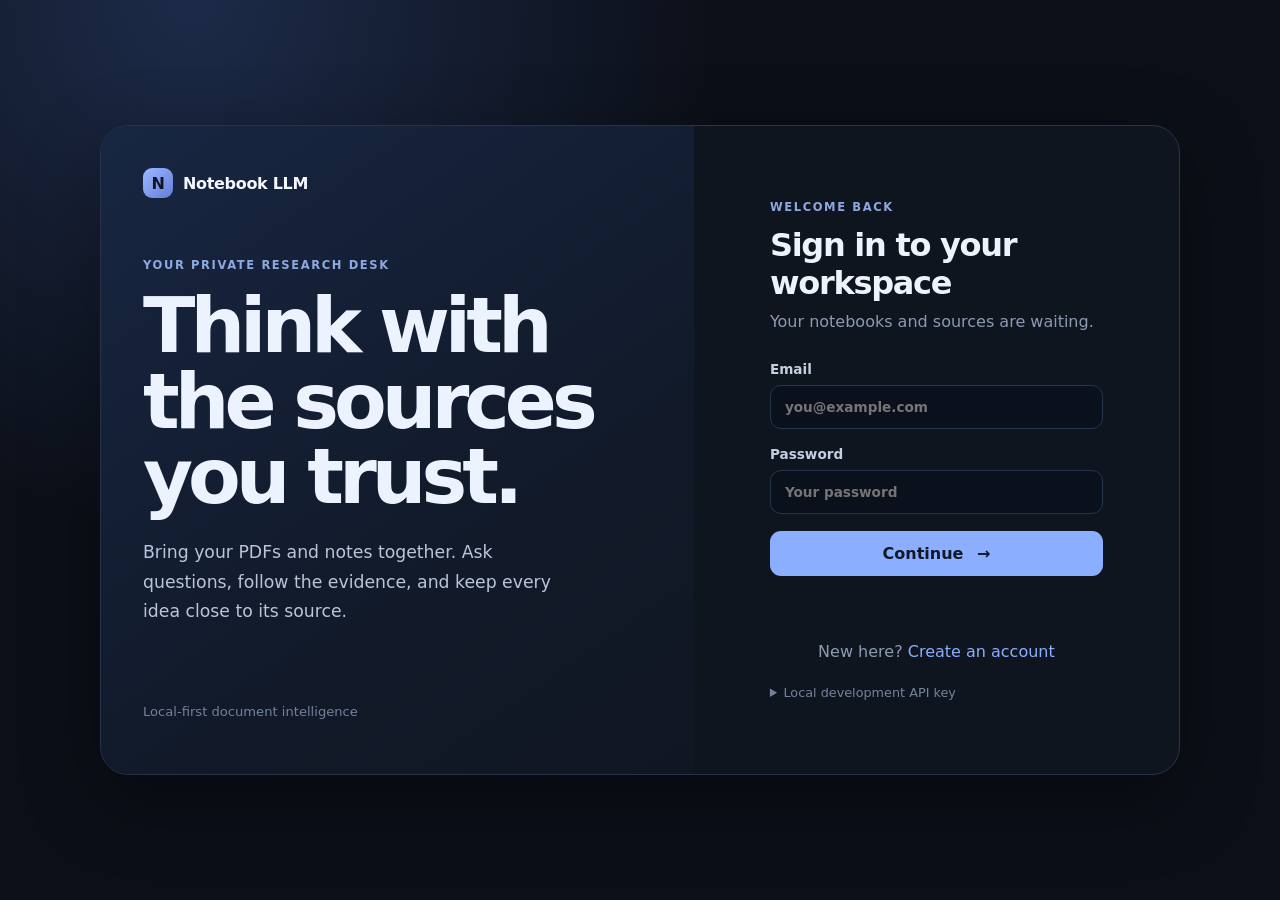
<file: frontend/index.html>
<!doctype html>
<html lang="en">
  <head>
    <meta charset="utf-8">
    <meta name="viewport" content="width=device-width, initial-scale=1">
    <meta http-equiv="refresh" content="0; url=/frontend/login.html">
    <title>Notebook LLM</title>
  </head>
  <body>
    <p>Opening Notebook LLM...</p>
  </body>
</html>
</file>
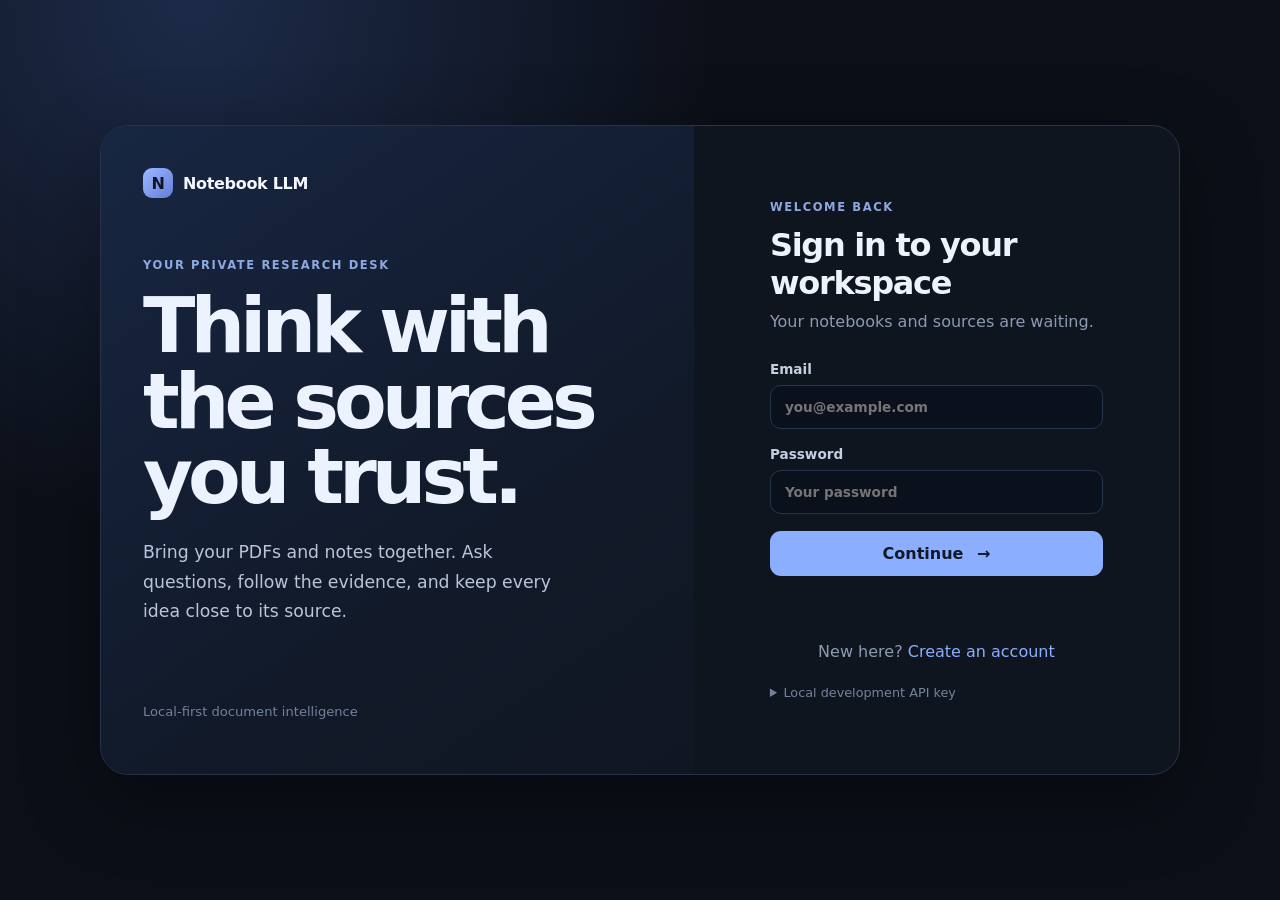
<file: frontend/login.html>
<!doctype html>
<html lang="en">
  <head>
    <meta charset="utf-8">
    <meta name="viewport" content="width=device-width, initial-scale=1">
    <title>Sign in | Notebook LLM</title>
    <link rel="stylesheet" href="/frontend/styles.css?v=3">
  </head>
  <body class="auth-page">
    <main class="auth-layout">
      <section class="auth-story">
        <a class="brand" href="/frontend/login.html"><span class="brand-mark">N</span> Notebook LLM</a>
        <div class="story-copy">
          <p class="eyebrow">Your private research desk</p>
          <h1>Think with the sources you trust.</h1>
          <p class="lead">Bring your PDFs and notes together. Ask questions, follow the evidence, and keep every idea close to its source.</p>
        </div>
        <p class="fine-print">Local-first document intelligence</p>
      </section>
      <section class="auth-card">
        <p class="eyebrow">Welcome back</p>
        <h2>Sign in to your workspace</h2>
        <p class="muted">Your notebooks and sources are waiting.</p>
        <form id="login-form" class="stack">
          <label>Email<input id="email" type="email" autocomplete="email" required placeholder="you@example.com"></label>
          <label>Password<input id="password" type="password" autocomplete="current-password" required placeholder="Your password"></label>
          <button class="primary-button" type="submit">Continue <span>→</span></button>
        </form>
        <p id="status" class="status"></p>
        <p class="auth-switch">New here? <a href="/frontend/register.html">Create an account</a></p>
        <details class="dev-access">
          <summary>Local development API key</summary>
          <input id="api-key" type="password" placeholder="local-development-key">
        </details>
      </section>
    </main>
    <script src="/frontend/auth.js?v=3"></script>
  </body>
</html>
</file>
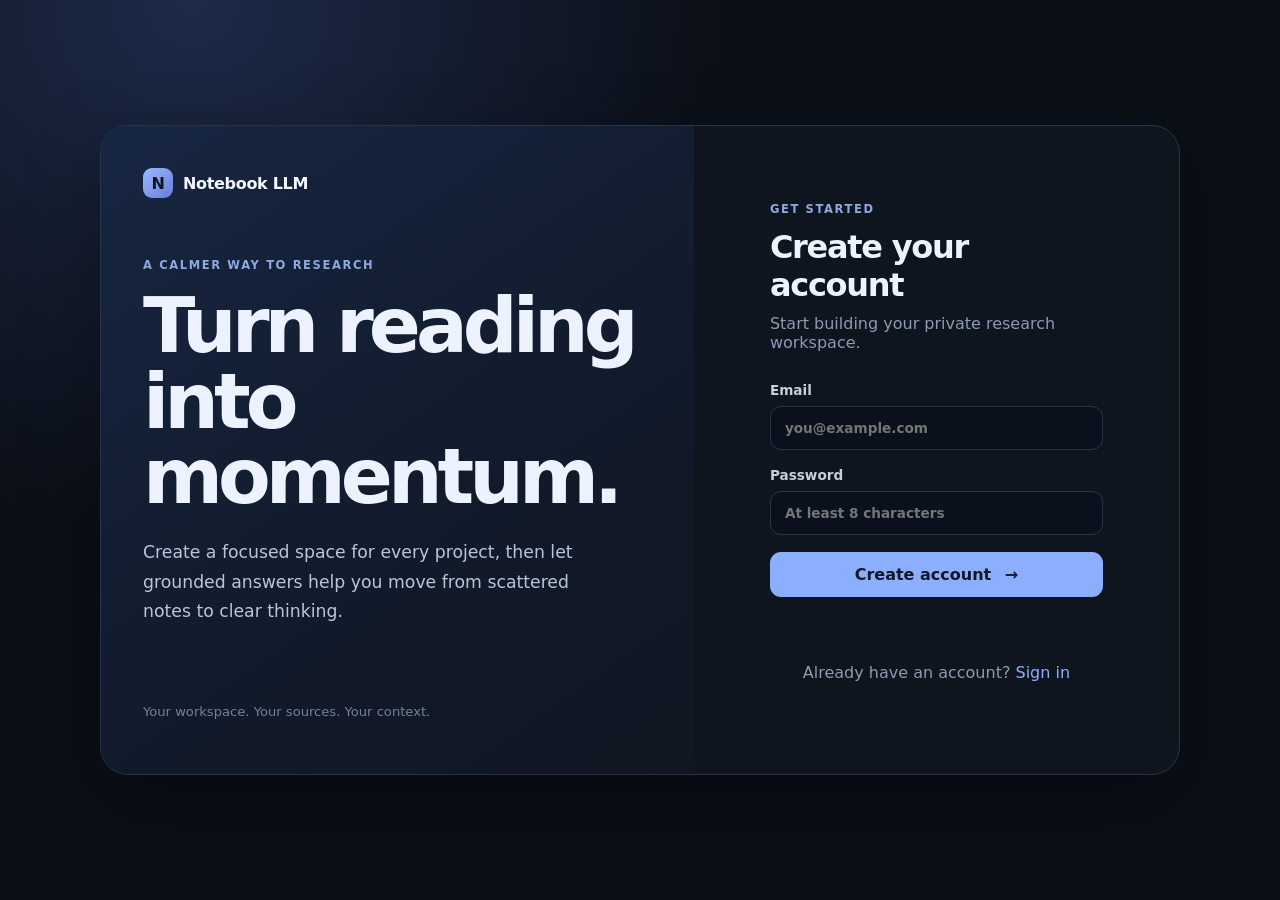
<file: frontend/register.html>
<!doctype html>
<html lang="en">
  <head>
    <meta charset="utf-8">
    <meta name="viewport" content="width=device-width, initial-scale=1">
    <title>Create account | Notebook LLM</title>
    <link rel="stylesheet" href="/frontend/styles.css?v=3">
  </head>
  <body class="auth-page">
    <main class="auth-layout">
      <section class="auth-story">
        <a class="brand" href="/frontend/login.html"><span class="brand-mark">N</span> Notebook LLM</a>
        <div class="story-copy">
          <p class="eyebrow">A calmer way to research</p>
          <h1>Turn reading into momentum.</h1>
          <p class="lead">Create a focused space for every project, then let grounded answers help you move from scattered notes to clear thinking.</p>
        </div>
        <p class="fine-print">Your workspace. Your sources. Your context.</p>
      </section>
      <section class="auth-card">
        <p class="eyebrow">Get started</p>
        <h2>Create your account</h2>
        <p class="muted">Start building your private research workspace.</p>
        <form id="register-form" class="stack">
          <label>Email<input id="email" type="email" autocomplete="email" required placeholder="you@example.com"></label>
          <label>Password<input id="password" type="password" autocomplete="new-password" minlength="8" required placeholder="At least 8 characters"></label>
          <button class="primary-button" type="submit">Create account <span>→</span></button>
        </form>
        <p id="status" class="status"></p>
        <p class="auth-switch">Already have an account? <a href="/frontend/login.html">Sign in</a></p>
      </section>
    </main>
    <script src="/frontend/auth.js?v=3"></script>
  </body>
</html>
</file>
<file: frontend/styles.css>
:root{color-scheme:dark;font-family:Inter,ui-sans-serif,system-ui,-apple-system,BlinkMacSystemFont,"Segoe UI",sans-serif;background:#0b0f17;color:#edf2ff;--bg:#0b0f17;--panel:#121925;--panel-soft:#172132;--line:#26344a;--muted:#8d9ab2;--blue:#8caeff;--blue-dark:#1b2c52;--green:#73d6b0;--danger:#ff8f9b}
*{box-sizing:border-box}body{margin:0;min-height:100vh;background:radial-gradient(circle at 15% 0%,#1d2b49 0,#0b0f17 38%),var(--bg)}a{color:var(--blue);text-decoration:none}a:hover{text-decoration:underline}button,input{font:inherit}button{cursor:pointer}h1,h2,p{margin-top:0}.muted{color:var(--muted)}.eyebrow{color:#8da9df;font-size:.72rem;font-weight:800;letter-spacing:.14em;text-transform:uppercase}.brand{display:inline-flex;align-items:center;gap:10px;color:#f5f7ff;font-weight:800;letter-spacing:-.02em}.brand:hover{text-decoration:none}.brand-mark{display:grid;place-items:center;width:30px;height:30px;border-radius:9px;background:linear-gradient(135deg,#9bbaff,#657dd8);color:#101522;font-weight:900}.auth-page{display:grid;place-items:center;padding:28px}.auth-layout{display:grid;grid-template-columns:minmax(0,1.1fr) minmax(360px,.9fr);width:min(1080px,100%);min-height:650px;overflow:hidden;border:1px solid var(--line);border-radius:28px;background:#101722d9;box-shadow:0 24px 80px #0005}.auth-story{display:flex;flex-direction:column;justify-content:space-between;padding:42px;background:linear-gradient(145deg,#172642,#111a2a 62%,#111722)}.story-copy{max-width:510px}.story-copy h1{font-size:clamp(2.6rem,6vw,5.1rem);line-height:.98;letter-spacing:-.065em;margin:16px 0 24px}.lead{max-width:440px;color:#b9c5d9;font-size:1.08rem;line-height:1.7}.fine-print{color:#72819c;font-size:.82rem}.auth-card{align-self:center;padding:56px clamp(28px,6vw,76px)}.auth-card h2{font-size:2rem;letter-spacing:-.04em;margin:10px 0}.stack{display:grid;gap:17px;margin-top:30px}label{display:grid;gap:8px;color:#c5cfe0;font-size:.85rem;font-weight:700}input,select{width:100%;border:1px solid var(--line);border-radius:11px;background:#0b111c;color:#f2f5ff;padding:13px 14px;outline:none}input:focus,select:focus{border-color:var(--blue);box-shadow:0 0 0 3px #8caeff1c}.primary-button,.secondary-button,.ghost-button,.icon-button{border:0;border-radius:11px;padding:13px 18px;font-weight:800}.primary-button{background:var(--blue);color:#111827}.primary-button:hover{background:#b3c8ff}.primary-button span{margin-left:8px}.secondary-button{background:#25395f;color:#dce7ff}.secondary-button:hover{background:#304b7a}.ghost-button{background:transparent;color:#aab8cf;border:1px solid var(--line)}.ghost-button:hover{border-color:#7184a5;color:#fff}.status{min-height:22px;margin:18px 0 0;color:var(--muted);font-size:.9rem}.status.error{color:var(--danger)}.auth-switch{text-align:center;color:var(--muted);margin-top:26px}.dev-access{margin-top:24px;color:#74829a;font-size:.8rem}.dev-access input{margin-top:10px}.workspace-page{background:radial-gradient(circle at 80% 0%,#182844 0,#0b0f17 33%)}.topbar{height:72px;display:flex;align-items:center;justify-content:space-between;padding:0 clamp(20px,5vw,72px);border-bottom:1px solid #1d2a3e;background:#0d131eaa}.topbar-actions{display:flex;align-items:center;gap:18px}.connection-dot{color:var(--green);font-size:.78rem}.workspace-shell{width:min(1280px,calc(100% - 40px));margin:0 auto;padding:52px 0}.workspace-heading{display:flex;justify-content:space-between;align-items:end;margin-bottom:32px}.workspace-heading h1{font-size:clamp(2.2rem,5vw,4rem);letter-spacing:-.06em;margin:10px 0}.workspace-grid{display:grid;grid-template-columns:280px 1fr;gap:22px}.sidebar,.panel{border:1px solid var(--line);border-radius:18px;background:#111925e8}.sidebar{padding:20px;height:max-content}.section-heading{display:flex;align-items:center;justify-content:space-between;gap:16px}.section-heading h2{font-size:1.05rem;letter-spacing:-.02em;margin:4px 0}.count-badge,.model-badge{border-radius:99px;background:#1c2b46;color:#9eb8ef;padding:5px 9px;font-size:.72rem}.create-row{display:flex;gap:7px;margin:18px 0}.create-row input{min-width:0;padding:10px}.icon-button{width:42px;padding:0;background:#293f6b;color:#dce7ff;font-size:1.3rem}.notebook-list{display:grid;gap:6px}.notebook-item{width:100%;text-align:left;border:1px solid transparent;border-radius:10px;background:transparent;color:#aebbd0;padding:13px}.notebook-item:hover,.notebook-item.active{background:#1b2b48;color:#f4f7ff;border-color:#314a76}.notebook-item small{display:block;color:#71819b;margin-top:5px}.content-column{display:grid;gap:22px}.panel{padding:25px}.upload-zone{display:flex;align-items:center;gap:14px;border:1px dashed #3b5277;border-radius:14px;padding:17px;margin:22px 0}.upload-icon{display:grid;place-items:center;width:38px;height:38px;border-radius:10px;background:#20345a;color:var(--blue);font-size:1.4rem}.upload-zone>div:nth-child(2){flex:1}.upload-zone strong{font-size:.92rem}.upload-zone p{margin:3px 0 0;font-size:.8rem}.upload-zone input{width:auto;border:0;padding:0;background:transparent}.document-list{display:grid;gap:8px}.document-row{display:flex;align-items:center;gap:12px;padding:13px 0;border-top:1px solid #1e2a3d}.file-icon{color:#9eb8ef}.document-info{flex:1;min-width:0}.document-info strong{display:block;overflow:hidden;text-overflow:ellipsis;white-space:nowrap}.document-info small{color:var(--muted)}.delete-button{border:0;background:transparent;color:#74819a;font-size:.8rem}.delete-button:hover{color:var(--danger)}.chat-panel{min-height:410px}.messages{min-height:210px;max-height:430px;overflow:auto;padding:14px 0}.empty-chat{text-align:center;color:#71809a;padding:52px 10px}.empty-chat span{display:block;color:#8caeff;font-size:2rem;margin-bottom:10px}.message{border:1px solid var(--line);border-radius:13px;padding:14px 16px;margin:10px 0;white-space:pre-wrap;line-height:1.6}.message.user{margin-left:12%;background:#172743;border-color:#2d4773}.message.assistant{margin-right:12%;background:#151e2d}.citation-list{margin-top:12px;color:#8da9df;font-size:.8rem}.chat-input{display:flex;gap:10px;border-top:1px solid #223047;padding-top:18px}.chat-input input{flex:1}.empty-list{color:var(--muted);font-size:.85rem;padding:16px 0}@media(max-width:800px){.auth-layout{grid-template-columns:1fr}.auth-story{min-height:300px;padding:28px}.story-copy h1{font-size:3rem}.workspace-grid{grid-template-columns:1fr}.workspace-heading{align-items:start;flex-direction:column}.sidebar{order:0}.content-column{order:1}}@media(max-width:560px){.auth-page{padding:0}.auth-layout{border:0;border-radius:0}.auth-story{min-height:250px}.auth-card{padding:36px 24px}.topbar{padding:0 18px}.connection-dot{display:none}.workspace-shell{width:calc(100% - 24px);padding:30px 0}.panel{padding:18px}.upload-zone{align-items:flex-start;flex-wrap:wrap}.upload-zone input{width:100%}.chat-input{align-items:stretch;flex-direction:column}}
</file>
